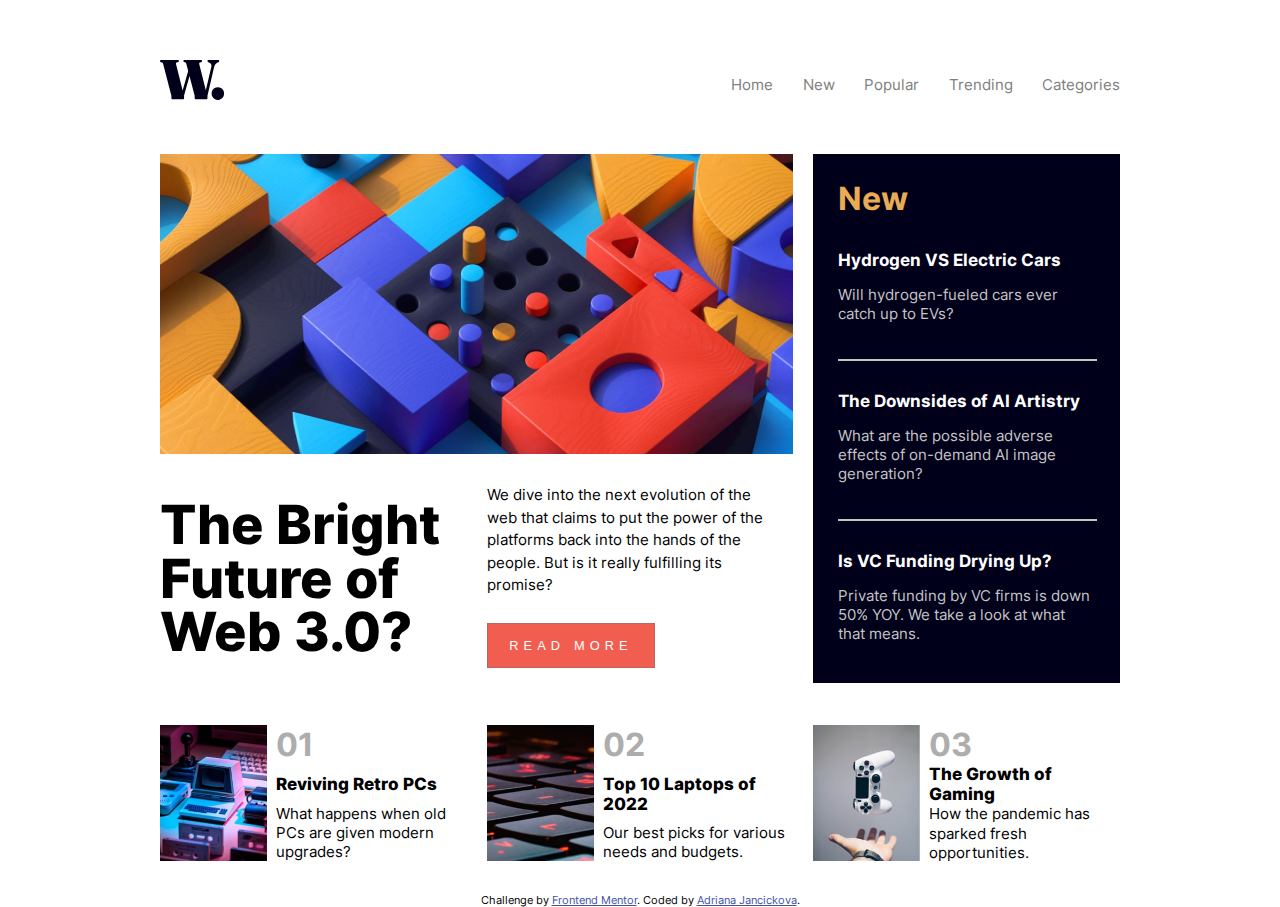
<file: index.html>
<!DOCTYPE html>
<html lang="en">

<head>
    <meta charset="UTF-8">
    <meta name="viewport" content="width=device-width, initial-scale=1.0">
    <link rel="icon" type="image/png" sizes="32x32" href="./assets/images/favicon-32x32.png">
    <link rel="stylesheet" href="style.css">
    <link rel="stylesheet" href="fontawesome/fontawesome-free-6.4.2-web/css/all.min.css">
    <title>Frontend Mentor | News homepage</title>
</head>

<body>
    <div class="container">

        <header>
            <nav>
                <div class="logo">
                    <img src="./news-homepage-main/assets/images/logo.svg" alt="">
                </div>

                <div class="icon_hamburger">
                    <i class="fa-solid fa-bars"></i>
                </div>

                <div id="menu" class="menu">
                    <div class="icon_cross">
                        <i class="fa-solid fa-xmark"></i>
                    </div>

                    <ul>
                        <li><a href="#">Home</a></li>
                        <li><a href="#">New</a></li>
                        <li><a href="#">Popular</a></li>
                        <li><a href="#">Trending</a></li>
                        <li><a href="#">Categories</a></li>
                    </ul>
                </div>
            </nav>
        </header>

        <main>
            <div class="parent">

                <div class="div1"> <!-- PICTURE -->
                    <img src="./news-homepage-main/assets/images/image-web-3-desktop.jpg" alt="" id="img-desktop">
                    <img src="./news-homepage-main/assets/images/image-web-3-mobile.jpg" alt="" id="img-mobile">
                </div>

                <div class="div2"> <!-- HEADLINE -->
                    <div class="div2_headline">
                        <h1>The Bright Future of Web 3.0?</h1>
                    </div>
                </div>

                <div class="div3"> <!-- TEXT & BUTTON -->
                    <div class="div3_flexbox">
                        <div class="div3_text">
                            <p>We dive into the next evolution of the web that claims to put the power of the platforms
                                back into the hands of the people. But is it really fulfilling its promise?</p>
                            <button name="readMore" id="readMore">Read more</button>
                        </div>
                    </div>
                </div>

                <div class="div4"> <!-- PANNEL -->
                    <h2>New</h2>

                    <div class="div4_flexbox">

                        <div id="new01">
                            <h3>Hydrogen VS Electric Cars</h3>
                            <p>Will hydrogen-fueled cars ever catch up to EVs?</p>
                        </div>
                        <hr>
                        <div id="new02">
                            <h3>The Downsides of AI Artistry</h3>
                            <p>What are the possible adverse effects of on-demand AI image generation?</p>
                        </div>
                        <hr>
                        <div id="new03">
                            <h3>Is VC Funding Drying Up?</h3>
                            <p>Private funding by VC firms is down 50% YOY. We take a look at what that means.</p>
                        </div>
                    </div>
                </div>

                <div class="div5"> <!-- BOX_01 -->
                    <div class="div_flexbox">
                        <div class="box_left">
                            <img src="./news-homepage-main/assets/images/image-retro-pcs.jpg" alt="">
                        </div>
                        <div class="box_right">
                            <h3>01</h3>
                            <h4><a href="#">Reviving Retro PCs</a></h4>
                            <p>What happens when old PCs are given modern upgrades?</p>
                        </div>
                    </div>
                </div>

                <div class="div6"> <!-- BOX_02 -->
                    <div class="div_flexbox">
                        <div class="box_left">
                            <img src="./news-homepage-main/assets/images/image-top-laptops.jpg" alt="">
                        </div>
                        <div class="box_right">
                            <h3>02</h3>
                            <h4><a href="#">Top 10 Laptops of 2022</a></h4>
                            <p>Our best picks for various needs and budgets.</p>
                        </div>
                    </div>
                </div>

                <div class="div7"> <!-- BOX_03 -->
                    <div class="div_flexbox">
                        <div class="box_left">
                            <img src="./news-homepage-main/assets/images/image-gaming-growth.jpg" alt="">
                        </div>
                        <div class="box_right">
                            <h3>03</h3>
                            <h4><a href="#">The Growth of Gaming</a></h4>
                            <p>How the pandemic has sparked fresh opportunities.</p>
                        </div>
                    </div>
                </div>

            </div> <!-- end of div.parent -->
        </main>

        <footer class="attribution">
            Challenge by <a href="https://www.frontendmentor.io?ref=challenge" target="_blank">Frontend Mentor</a>.
            Coded by <a href="#">Adriana Jancickova</a>.
        </footer>
    </div> <!-- end of div.container -->

    <script src="srcipt.js"></script>
</body>

</html>
</file>
<file: style.css>
/* inter-regular - latin-ext */
@font-face {
    font-display: swap;
    font-family: 'Inter';
    font-style: normal;
    font-weight: 400;
    src: url('./fonts/inter-v13-latin-ext-regular.woff2') format('woff2');
}

/* inter-700 - latin-ext */
@font-face {
    font-display: swap;
    font-family: 'Inter';
    font-style: normal;
    font-weight: 700;
    src: url('./fonts/inter-v13-latin-ext-700.woff2') format('woff2');
}

/* inter-800 - latin-ext */
@font-face {
    font-display: swap;
    font-family: 'Inter';
    font-style: normal;
    font-weight: 800;
    src: url('./fonts/inter-v13-latin-ext-800.woff2') format('woff2');
}

html {
    width: 100%;
    height: 100vh;
    box-sizing: border-box;
    font-size: 15px;
    font-family: "Inter";
    font-weight: 400;
    display: flex;
    justify-content: center;
}

body {
    height: auto;
    max-width: 1440px;
    margin: 0;
    display: flex;
    justify-content: center;
}

.container {
    width: 75%;
    max-width: 1440px;
    margin: 0 auto;
}

header nav {
    display: flex;
    justify-content: space-between;
    margin: 4em 0 3em 0;
}

header nav .menu {
    width: 50%;
    display: flex;
    justify-content: flex-end;
    padding: 0;

}

.icon_cross,
.icon_hamburger,
.icon_hamburger--hidden,
.icon_cross--hidden {
    display: none;
}

header nav .menu ul {
    display: flex;
    column-gap: 2.3vw;

}

header nav ul li {
    list-style-type: none;
}

header nav ul li a {
    text-decoration: none;
    color: gray;
}

header nav ul li a:hover {
    color: hsl(5, 85%, 63%);
}




.parent {
    width: 100%;
    display: grid;
    grid-template-columns: repeat(3, 1fr);
    grid-template-rows: 300px auto 170px;
    grid-column-gap: 20px;
    grid-row-gap: 20px;
}

.div1 {
    grid-area: 1 / 1 / 2 / 3;
}

.div1 img {
    width: 100%;
    height: 100%;
}

#img-mobile {
    display: none;
}

.div2 {
    grid-area: 2 / 1 / 3 / 2;
}

.div2_headline {
    display: flex;
    justify-content: flex-start;
    align-items: center;
    height: 100%;
}

.div2_headline h1 {
    font-size: 4.2vw;
    line-height: 1em;
    font-weight: 800;
    margin: 0;
}

.div3 {
    grid-area: 2 / 2 / 3 / 3;
}

.div3_flexbox {
    display: flex;
    justify-content: center;
    align-items: center;
    height: 100%;
}

.div3 .div3_text {
    display: flex;
    flex-direction: column;
    justify-content: space-between;
    align-items: flex-start;
    height: 90%;

}

.div3_text p {
    margin: 0;
    line-height: 1.5em;
    padding-right: 1em;
}

.div3_text button {
    width: 55%;
    text-transform: uppercase;
    letter-spacing: 0.4em;
    padding: 1.1em;
    border: 0.7px solid rgb(112 112 112 / 45%);
    border-radius: 0;
    background-color: hsl(5, 85%, 63%);
    color: white;
    font-size: 1vw;
    margin: 2vw 0;

}

.div4 {
    grid-area: 1 / 3 / 3 / 4;
    background-color: hsl(240, 100%, 5%);
    color: white;
    padding: 25px;
    overflow: hidden;
    max-width: 100%;
    max-height: 100%;
}

.div4 h2 {
    font-size: 2.5vw;
    margin: 0 0 0.5em 0;
    color: hsl(35, 77%, 62%);
}

.div4 h3 {
    font-size: 1.3vw;
    margin: 0.5em 0;
}

.div4 h3:hover {
    color: hsl(35, 77%, 62%);
}

.div4 p {
    color: hsl(0, 0%, 77%);
}

.div4 .div4_flexbox {
    display: flex;
    flex-direction: column;
    row-gap: 0.5vw;
    justify-content: space-evenly;
    height: 90%;
    max-height: 100%;
}

.div4 hr {
    border: 1px solid hsl(0, 0%, 77%);
    display: block;
    width: 100%;
}

.div5,
.div6,
.div7 {
    height: 100%;
    margin: 1.5em 0;
}

.div_flexbox {
    height: 80%;
    display: flex;
    column-gap: 0.7vw;
}

.box_left {
    height: 100%;
    flex: 1;
    display: flex;
    align-items: center;

}

.box_left img {
    height: 100%;
}

.box_right {
    height: 100%;
    flex: 2;
    display: flex;
    flex-direction: column;
    justify-content: space-between;
}

.box_right h3 {
    color: rgb(173, 173, 173);
    font-size: 2.5vw;
    margin: 0;
}

.box_right h4 {
    margin: 0;
    font-size: 1.3vw;
    font-weight: 800;
}

.box_right h4 a {
    text-decoration: none;
    color: black;
}

.box_right h4 a:hover {
    color: hsl(5, 85%, 63%);
}

.box_right p {
    margin: 0;
    line-height: 1.5vw;
}

.div5 {
    grid-area: 3 / 1 / 4 / 2;
}

.div6 {
    grid-area: 3 / 2 / 4 / 3;
}

.div7 {
    grid-area: 3 / 3 / 4 / 4;
}


footer {
    padding: 20px 0 0 0;
}

.attribution {
    font-size: 11px;
    text-align: center;

}

.attribution a {
    color: hsl(228, 45%, 44%);
}

@media screen and (min-width: 1441px) {
    .div2_headline h1 {
        font-size: 60px;
    }

    .div3_text button {
        font-size: 14px;
    }

    .div4 h2 {
        font-size: 25px;
    }

    .div4 .div4_flexbox h3 {
        font-size: 20px;
    }

    .box_right h3 {
        font-size: 35px;
    }

    .box_right h4 {
        font-size: 19px;
    }
}

@media screen and (max-width: 900px) {

    .container {
        width: 90%;
    }

    header nav ul {
        column-gap: 4vw;
    }


    .div2_headline h1 {
        font-size: 5vw;
    }

    .div3_text p {
        font-size: 1.6vw;
    }


    .div4 {
        padding: 3vw;
    }

    .div4_flexbox h3 {
        font-size: 15px;
    }

    .box_right h4 {
        font-size: 2vw;
    }

    .div4_flexbox p,
    .box_right p {
        font-size: 1.6vw;
        line-height: 1.6vw;
    }


}

@media screen and (max-width: 600px) {
    html {
        height: auto;
        margin: 0 auto;
    }

    body {
        max-width: 500px;
    }

    body.show-overlay::after {
        content: "";
        position: fixed;
        top: 0;
        right: 0;
        bottom: 0;
        left: 0;
        background-color: rgba(0, 0, 0, 0.5);
        /* Světle šedá barva s průhledností */
        z-index: 0;
        /* Zajistí, že pruh bude pod obsahem */
    }

    .container {
        width: 90%;
        overflow: hidden;

    }

    header nav {
        margin: 4vw 0;
        display: flex;
        align-items: center;
    }

    header nav .menu {
        display: none;
    }

    header nav .icon_hamburger,
    .icon_cross {
        display: block;
        font-size: 40px;

    }

    .icon_cross {
        padding: 2vw 2vw 0 0;
    }

    .sidePanel {
        position: fixed;
        z-index: 1;
        top: 0;
        right: 0;
        width: 60%;
        height: 100vh;
        background-color: white;
        transition: right 0.3s ease;
        display: flex;
        flex-direction: column;
        justify-content: flex-start;
        align-items: flex-end;
    }

    .sidePanel ul {
        padding-top: 10vw;
        width: 100%;
        display: flex;
        flex-direction: column;
        row-gap: 9vw;
    }

    .sidePanel ul li {
        padding-left: 10vw;
    }

    .sidePanel ul li a {
        font-size: 1.1em;
        color: rgb(63, 63, 63);
        font-weight: bold;
    }


    .parent {
        display: flex;
        flex-direction: column;
    }

    #img-desktop {
        display: none;
    }

    #img-mobile {
        display: flex;
        justify-content: center;
    }

    .div2_headline h1 {
        font-size: 10vw;
    }

    .div3_text p {
        font-size: 3.6vw;
        padding: 0;
    }

    .div3_text button {
        font-size: 4vw;
        width: 60%;
        padding: 15px 10px;
        margin: 6vw 0 0 0;
    }

    .div4 {
        margin: 5vw 0;
    }

    .div4 h2 {
        font-size: 30px;
    }

    .div4_flexbox h3 {
        font-size: 4vw;
    }

    .div5,
    .div6,
    .div7 {
        height: 90%;
        margin: 2vw 0;
    }

    .div_flexbox {
        height: 50%;
        column-gap: 2.5vw;
    }

    .box_left {
        width: 35%;
    }

    .box_left img {
        width: 100%;
    }

    .box_right {
        width: 65%;
        height: auto;
        padding: 0;
    }

    .box_right h3 {
        font-size: 6vw;
    }

    .box_right h4 {
        font-size: 4vw;
    }

    .div4_flexbox p,
    .box_right p {
        font-size: 3.6vw;
        line-height: normal;
    }



}
</file>
